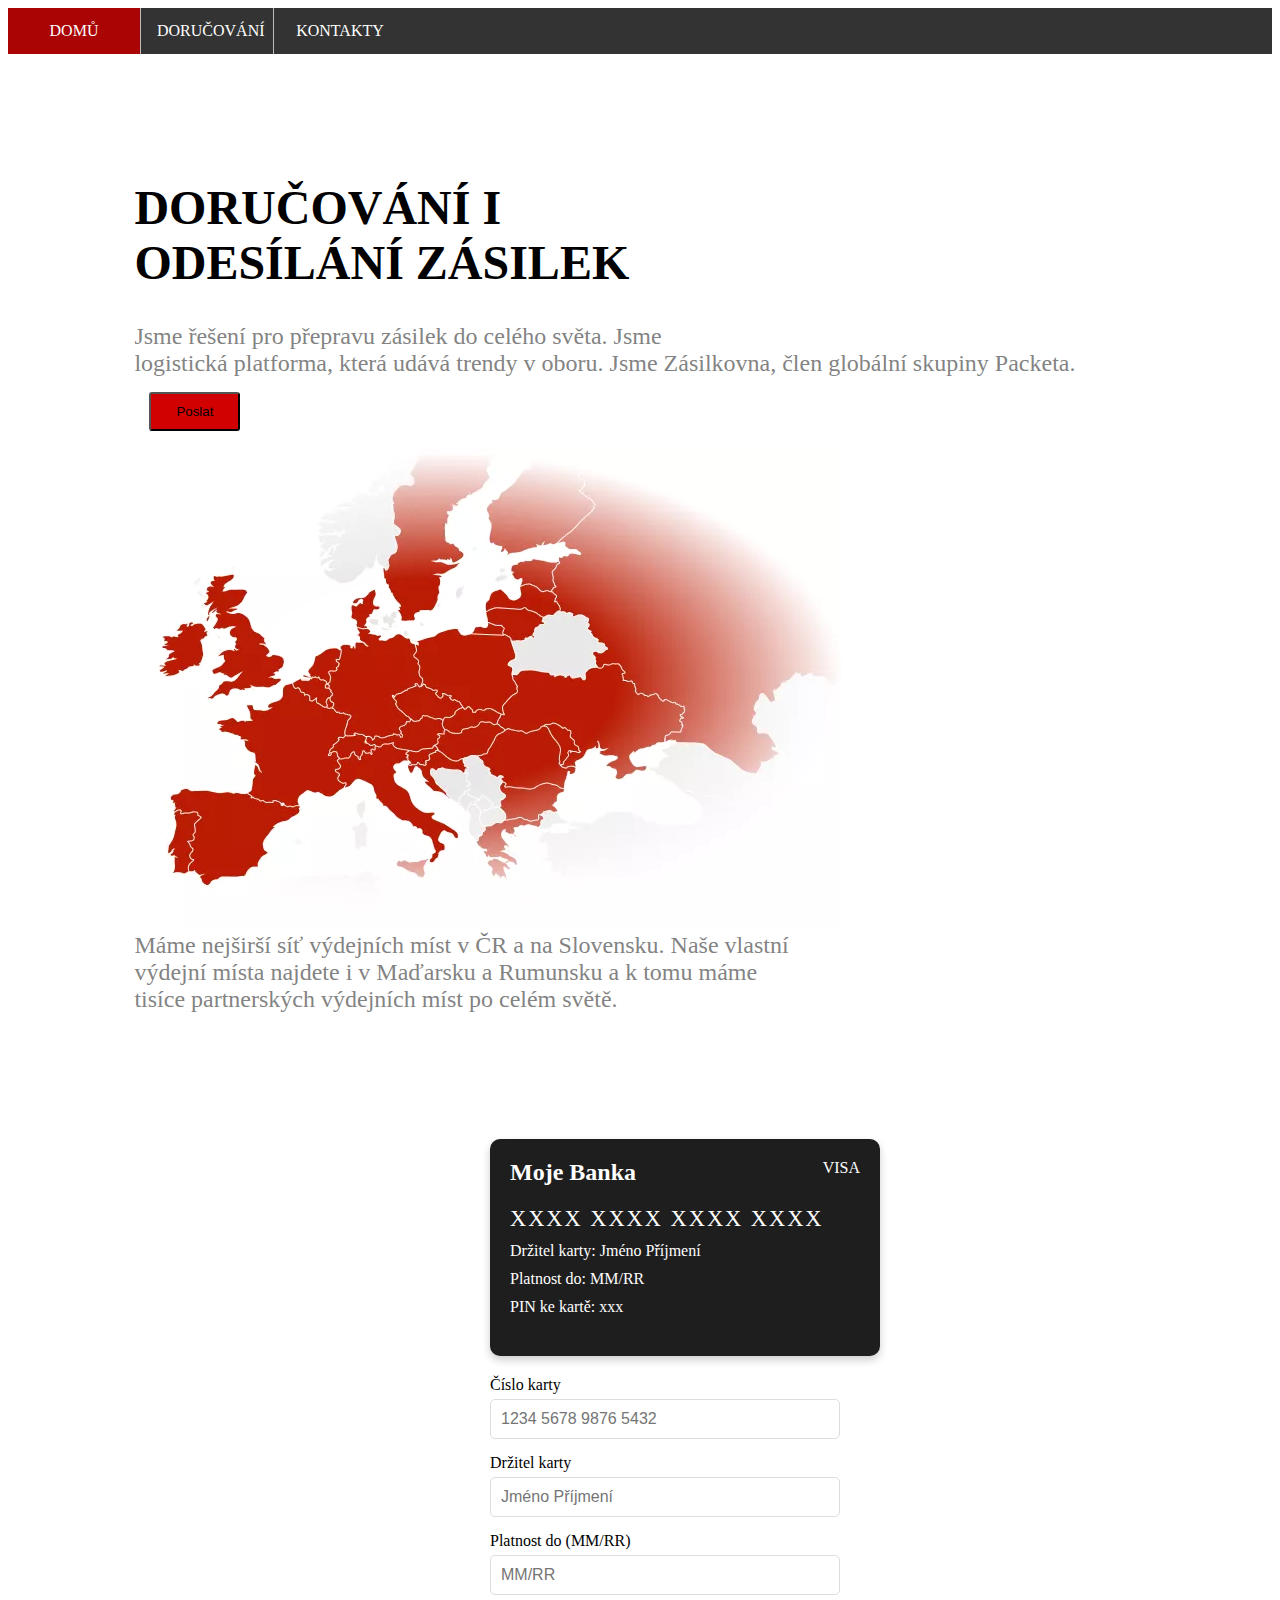
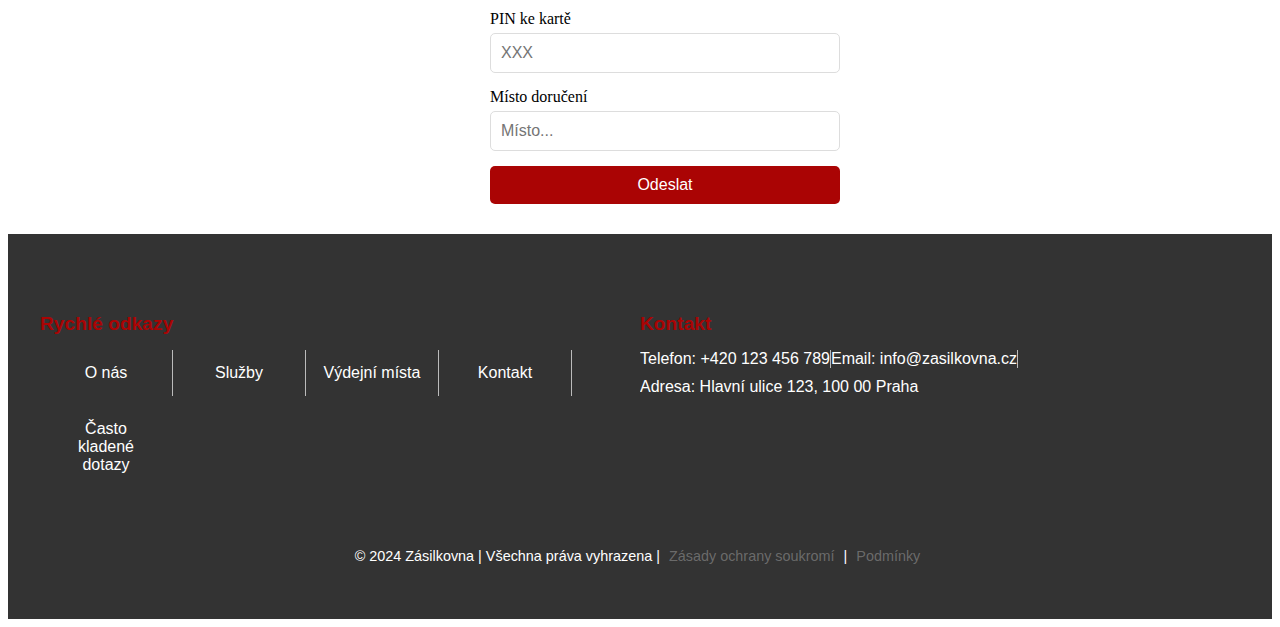
<file: Lukas_Nedbal/Project1/index.html>
<!DOCTYPE html>
<html lang="en">
<head>
    <meta charset="UTF-8">
    <meta name="viewport" content="width=device-width, initial-scale=1.0">
    <title>WEB</title>
    <link rel="stylesheet" href="Styles.css">
    <link rel="import" href="components/layout.html">
    <script src="https://ajax.googleapis.com/ajax/libs/jquery/2.1.3/jquery.min.js"></script>
    <script>
        $(function() {
     
            $("button").click(function() {
                $('html, body').animate({
                    scrollTop: $("#1").offset().top
                }, 800); 
            });

            
            $("#card-form").submit(function(event) {
                event.preventDefault(); 
                alert("Děkujeme! Váš balík bude do pár dní doručen.");
            });
        });
        $(function(){
        $('#layout').load("components/layout.html");
    });
    </script>
</head>
<body>
    
    <div id="layout"></div>
</body>
</html>
</file>
<file: Lukas_Nedbal/Project1/Styles.css>
.row{
    display: flex;
    flex-direction: row;
    flex-wrap: wrap;
}
body{   
    background-color: rgb(255, 255, 255);

}
.img{
    width: 50%;
    flex-direction: row;
}
ul {
    list-style-type: none;
    margin: 0;
    padding: 0;
    overflow: hidden;
    background-color: #333;
  }
  
li {
    float: left;
    border-right:1px solid #bbb;
  }
  
li:last-child {
    border-right: none;
  }
  
li a {
    display: block;
    color: white;
    text-align: center;
    padding: 14px 16px;
    text-decoration: none;
  }

li a:hover:not(.active) {
    background-color: #111;
  }
  
.active {
    background-color: #aa0404;
  }
  .text {
    font-size: x-large;
    margin: 10%;
  }
 button{
    background-color: #d20101;
    border-radius: 3px;
    padding-top: 10px;
    padding-bottom: 10px;
    padding-left: 25px;
    padding-right: 25px;
    margin: 15px;
  }
a{
    color:  #727272e5;
    width: 100px;
  }

.card-container { 
    background-color: #1e1e1e;
    color: white;
    padding: 20px;
    border-radius: 10px;
    width: 350px;
    box-shadow: 0 4px 8px rgba(0, 0, 0, 0.2);
    margin-bottom: 20px;
}
.section1{
  width: 300px;
  margin: 30px auto;
  display: flex;
  flex-direction: column;

}
.card-header {
    display: flex;
    justify-content: space-between;
    margin-bottom: 20px;
}

.card-header .logo {
    font-weight: bold;
    font-size: 1.5em;
}

.card-details {
    margin-bottom: 20px;
}

.card-number {
    font-size: 1.4em;
    letter-spacing: 2px;
}

.card-holder, .expiration-date {
    margin-top: 10px;
}

form {
    display: flex;
    flex-direction: column;
    width: 350px;
}

label {
    margin-bottom: 5px;
}

input[type="text"], input[type="number"] {
    padding: 10px;
    margin-bottom: 15px;
    border-radius: 5px;
    border: 1px solid #ddd;
    font-size: 16px;
}

input[type="submit"] {
    padding: 10px;
    background-color:  #aa0404;
    color: white;
    border: none;
    border-radius: 5px;
    font-size: 16px;
    cursor: pointer;
}

input[type="submit"]:hover {
    background-color:  #aa0404;
}
section#1 {
  margin-bottom: 60px;
}
footer {
  background-color: #333;
  color: white;
  padding: 40px 0;
  font-family: 'Arial', sans-serif;
}

.footer-container {
  max-width: 1200px;
  margin: 0 auto;
  padding: 0 20px;
}

.footer-row {
  display: flex;
  justify-content: space-between;
  flex-wrap: wrap;
}

.footer-column {
  flex: 1;
  min-width: 220px;
  margin: 20px 0;
}

.footer-column h3 {
  color: #aa0404;
  font-size: 1.2em;
  margin-bottom: 15px;
}

.footer-column ul {
  list-style: none;
  padding: 0;
}

.footer-column ul li {
  margin-bottom: 10px;
}

.footer-column ul li a {
  color: white;
  text-decoration: none;
  transition: color 0.3s;
}

.footer-column ul li a:hover {
  color: #aa0404;
}

.social-icons a {
  display: inline-block;
  margin-right: 15px;
  width: 32px;
  height: 32px;
}

.social-icons a img {
  width: 100%;
  height: auto;
  display: block;
  transition: opacity 0.3s;
}

.social-icons a:hover img {
  opacity: 0.7;
}

.footer-bottom {
  text-align: center;
  margin-top: 30px;
  font-size: 0.9em;
}

.footer-bottom a {
  color: #727272e5;
  text-decoration: none;
  margin: 0 5px;
  transition: color 0.3s;
}

.footer-bottom a:hover {
  color: #aa0404;
}
</file>
